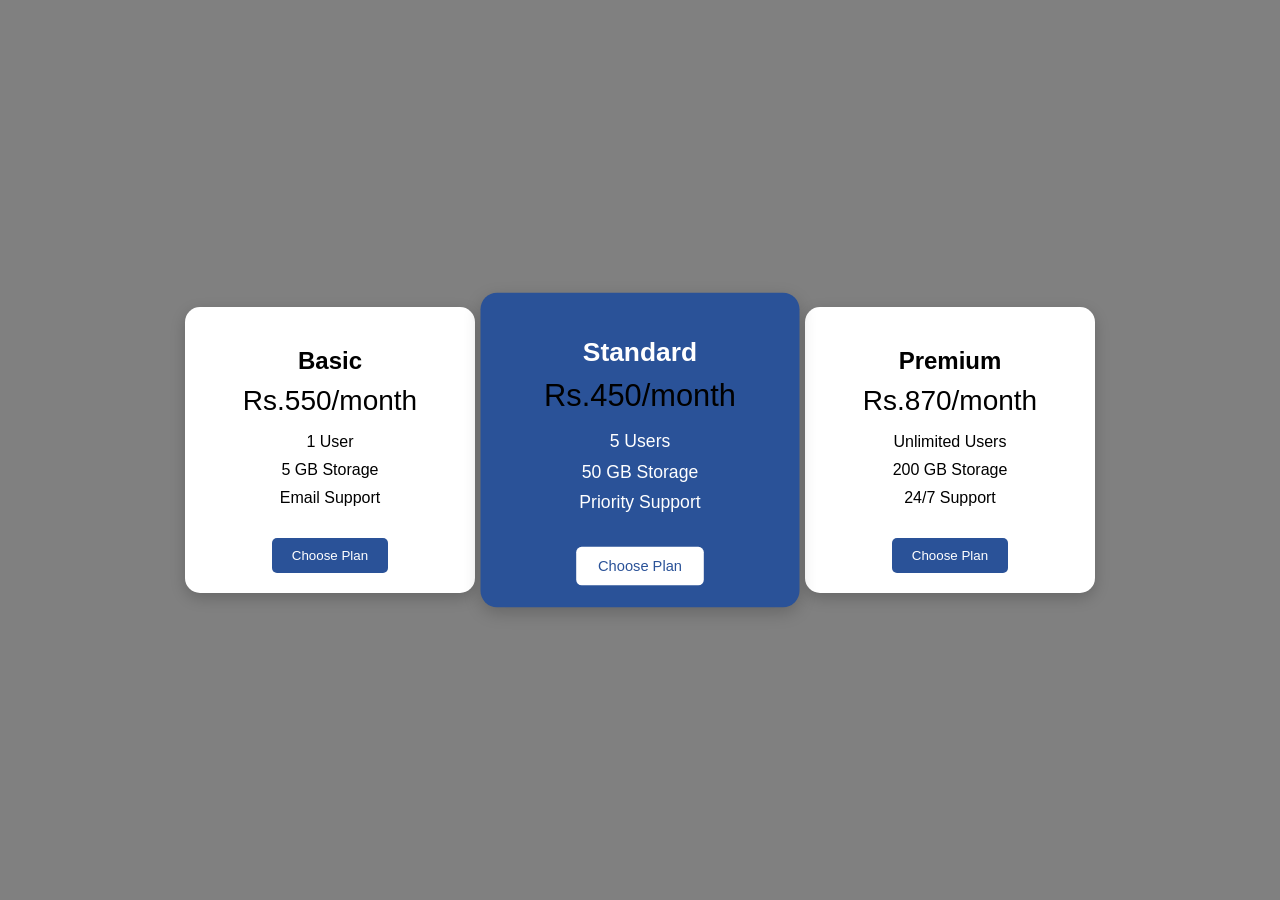
<file: index.html>
<!doctype html>
<html lang="en">
  <head>
    <meta charset="UTF-8" />
    <title>Pricing Cards</title>

    <style>
      body {
        margin: 0;
        font-family: Arial, sans-serif;
        background: linear-gradient(to right, grey, grey);
        height: 100vh;
        display: flex;
        justify-content: center;
        align-items: center;
      }

      .container {
        display: flex;
        gap: 20px;
      }

      .card {
        background: white;
        padding: 20px;
        width: 250px;
        text-align: center;
        border-radius: 15px;
        box-shadow: 0 5px 15px rgba(0, 0, 0, 0.2);

        /* Animation */
        transition: all 0.3s ease;
      }

      .card:hover {
        transform: scale(1.05);
      }

      .card h2 {
        margin-bottom: 10px;
      }

      .price {
        font-size: 28px;
        color: black;
        margin: 10px 0;
      }

      .features {
        list-style: none;
        padding: 0;
      }

      .features li {
        margin: 10px 0;
      }

      button {
        margin-top: 15px;
        padding: 10px 20px;
        border: none;
        background: #2a5298;
        color: white;
        border-radius: 5px;
        cursor: pointer;
      }

      /* Highlighted Card */
      .highlight {
        background: #2a5298;
        color: white;
        transform: scale(1.1);
      }

      .highlight button {
        background: rgb(255, 255, 255);
        color: #2a5298;
      }
    </style>
  </head>

  <body>
    <div class="container">
      <!-- Basic -->
      <div class="card">
        <h2>Basic</h2>
        <p class="price">Rs.550/month</p>
        <ul class="features">
          <li>1 User</li>
          <li>5 GB Storage</li>
          <li>Email Support</li>
        </ul>
        <button>Choose Plan</button>
      </div>

      <!-- Standard (Highlighted) -->
      <div class="card highlight">
        <h2>Standard</h2>
        <p class="price">Rs.450/month</p>
        <ul class="features">
          <li>5 Users</li>
          <li>50 GB Storage</li>
          <li>Priority Support</li>
        </ul>
        <button>Choose Plan</button>
      </div>

      <!-- Premium -->
      <div class="card">
        <h2>Premium</h2>
        <p class="price">Rs.870/month</p>
        <ul class="features">
          <li>Unlimited Users</li>
          <li>200 GB Storage</li>
          <li>24/7 Support</li>
        </ul>
        <button>Choose Plan</button>
      </div>
    </div>
  </body>
</html>
</file>
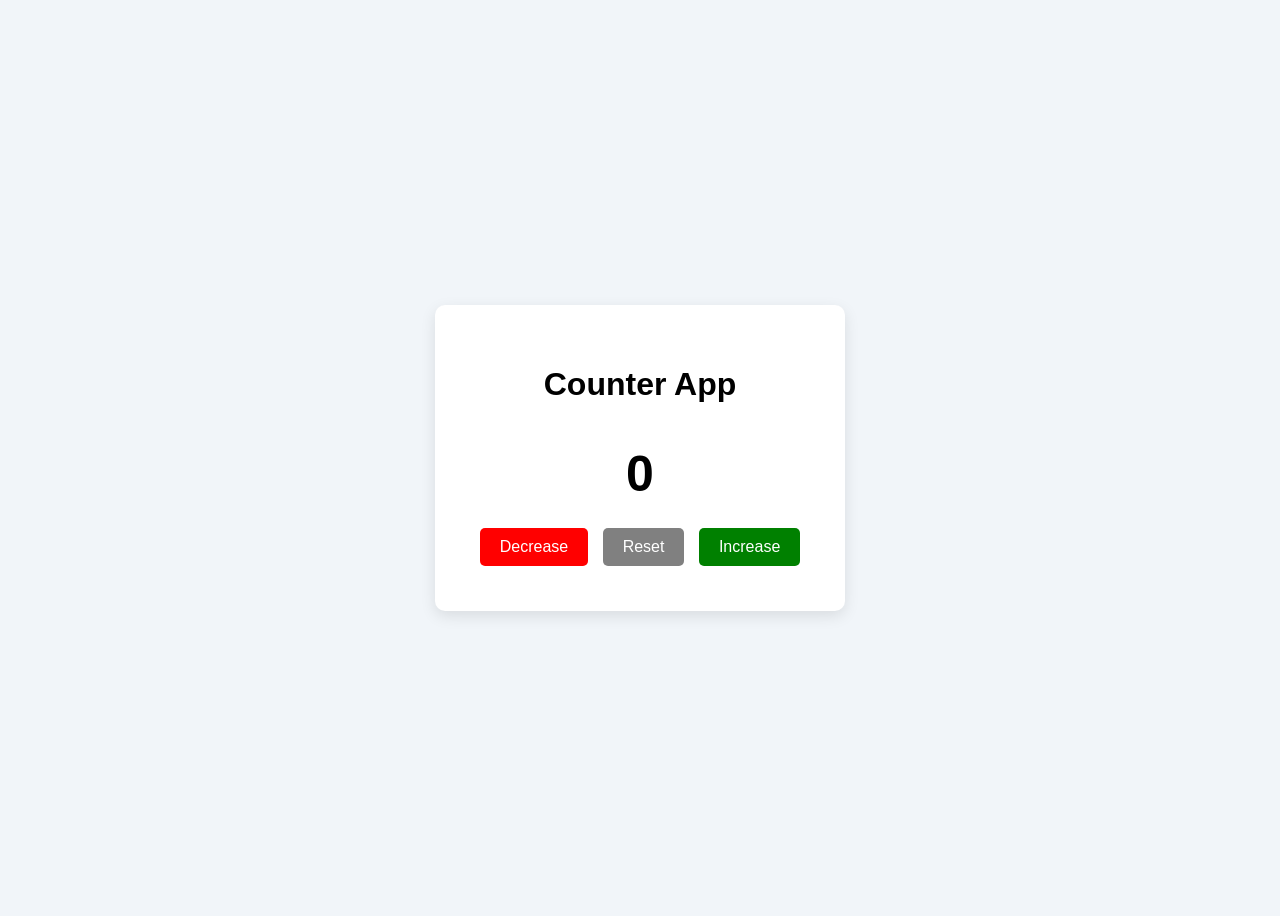
<file: counter/index.html>
<!doctype html>
<html lang="en">
  <head>
    <meta charset="UTF-8" />
    <title>Counter App</title>
    <link rel="stylesheet" href="style.css" />
  </head>
  <body>
    <div class="container">
      <h1>Counter App</h1>
      <h2 id="count">0</h2>

      <div class="buttons">
        <button id="decrease">Decrease</button>
        <button id="reset">Reset</button>
        <button id="increase">Increase</button>
      </div>
    </div>

    <script src="script.js"></script>
  </body>
</html>
</file>
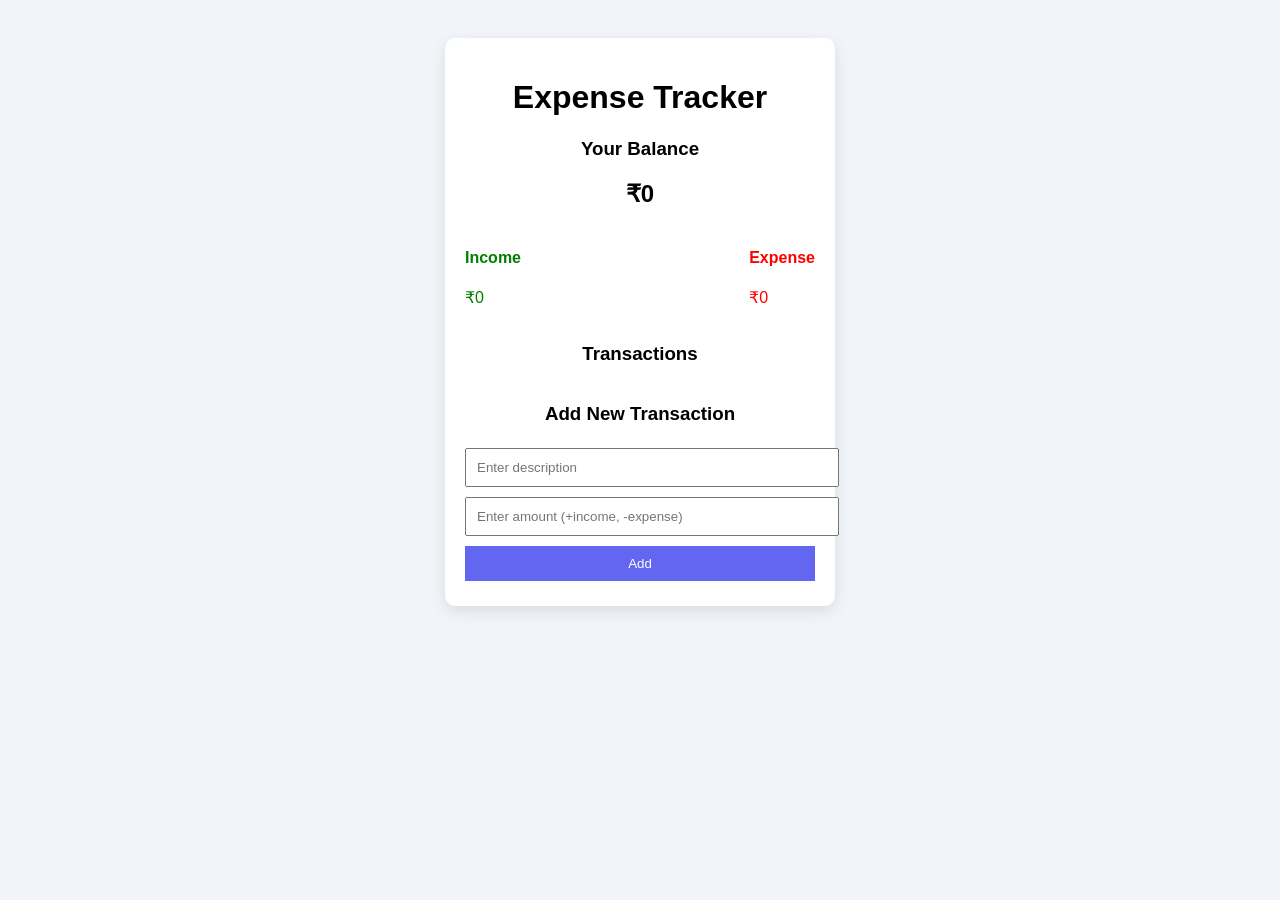
<file: expense tracker/index.html>
<!doctype html>
<html lang="en">
  <head>
    <meta charset="UTF-8" />
    <title>Expense Tracker</title>
    <link rel="stylesheet" href="style.css" />
  </head>
  <body>
    <div class="container">
      <h1>Expense Tracker</h1>

      <div class="balance">
        <h3>Your Balance</h3>
        <h2 id="balance">₹0</h2>
      </div>

      <div class="summary">
        <div class="income">
          <h4>Income</h4>
          <p id="income">₹0</p>
        </div>
        <div class="expense">
          <h4>Expense</h4>
          <p id="expense">₹0</p>
        </div>
      </div>

      <h3>Transactions</h3>
      <ul id="list"></ul>

      <h3>Add New Transaction</h3>
      <form id="form">
        <input type="text" id="text" placeholder="Enter description" required />
        <input
          type="number"
          id="amount"
          placeholder="Enter amount (+income, -expense)"
          required
        />
        <button type="submit">Add</button>
      </form>
    </div>

    <script src="script.js"></script>
  </body>
</html>
</file>
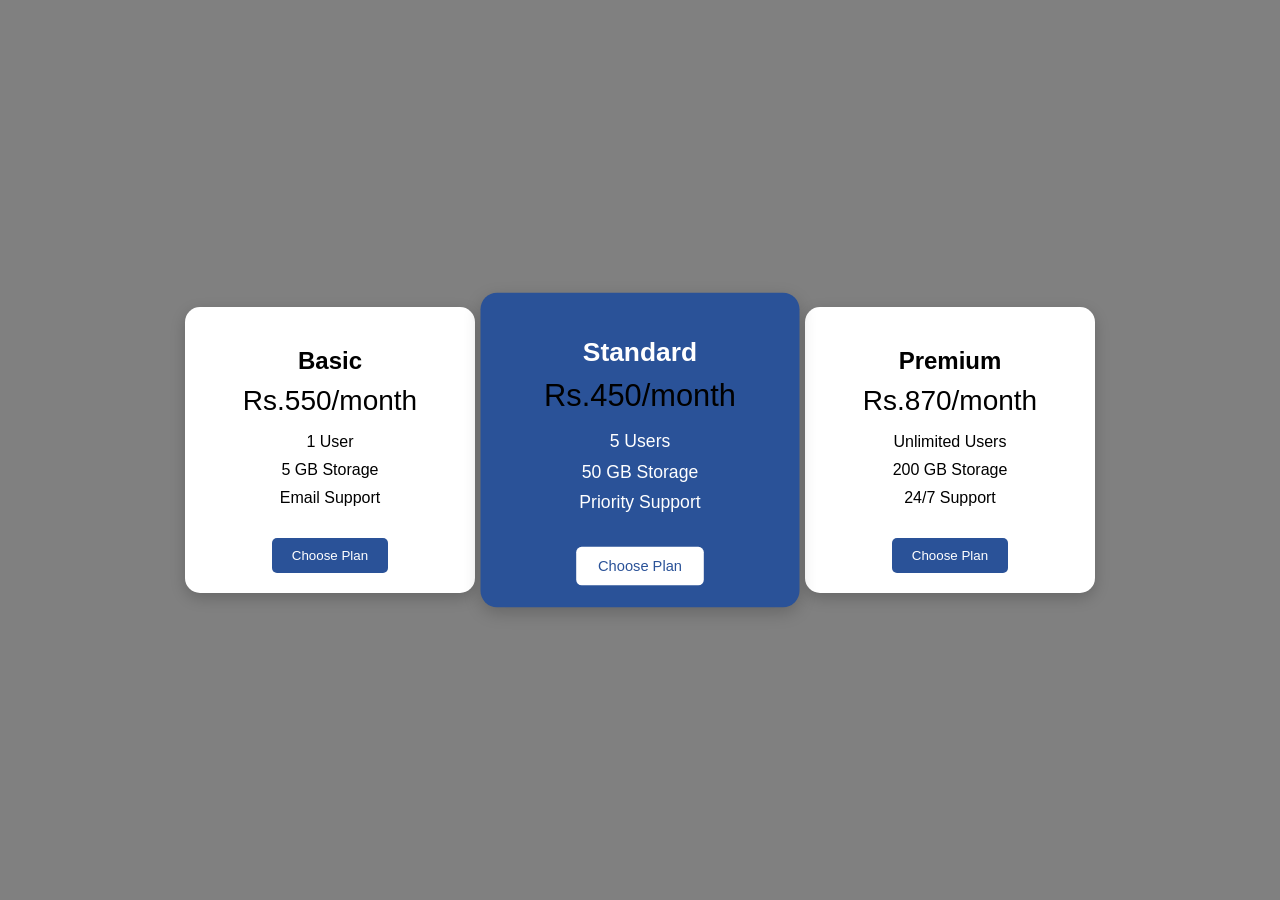
<file: frontend only/index.html>
<!doctype html>
<html lang="en">
  <head>
    <meta charset="UTF-8" />
    <title>Pricing Cards</title>

    <style>
      body {
        margin: 0;
        font-family: Arial, sans-serif;
        background: linear-gradient(to right, grey, grey);
        height: 100vh;
        display: flex;
        justify-content: center;
        align-items: center;
      }

      .container {
        display: flex;
        gap: 20px;
      }

      .card {
        background: white;
        padding: 20px;
        width: 250px;
        text-align: center;
        border-radius: 15px;
        box-shadow: 0 5px 15px rgba(0, 0, 0, 0.2);

        /* Animation */
        transition: all 0.3s ease;
      }

      .card:hover {
        transform: scale(1.05);
      }

      .card h2 {
        margin-bottom: 10px;
      }

      .price {
        font-size: 28px;
        color: black;
        margin: 10px 0;
      }

      .features {
        list-style: none;
        padding: 0;
      }

      .features li {
        margin: 10px 0;
      }

      button {
        margin-top: 15px;
        padding: 10px 20px;
        border: none;
        background: #2a5298;
        color: white;
        border-radius: 5px;
        cursor: pointer;
      }

      /* Highlighted Card */
      .highlight {
        background: #2a5298;
        color: white;
        transform: scale(1.1);
      }

      .highlight button {
        background: rgb(255, 255, 255);
        color: #2a5298;
      }
    </style>
  </head>

  <body>
    <div class="container">
      <!-- Basic -->
      <div class="card">
        <h2>Basic</h2>
        <p class="price">Rs.550/month</p>
        <ul class="features">
          <li>1 User</li>
          <li>5 GB Storage</li>
          <li>Email Support</li>
        </ul>
        <button>Choose Plan</button>
      </div>

      <!-- Standard (Highlighted) -->
      <div class="card highlight">
        <h2>Standard</h2>
        <p class="price">Rs.450/month</p>
        <ul class="features">
          <li>5 Users</li>
          <li>50 GB Storage</li>
          <li>Priority Support</li>
        </ul>
        <button>Choose Plan</button>
      </div>

      <!-- Premium -->
      <div class="card">
        <h2>Premium</h2>
        <p class="price">Rs.870/month</p>
        <ul class="features">
          <li>Unlimited Users</li>
          <li>200 GB Storage</li>
          <li>24/7 Support</li>
        </ul>
        <button>Choose Plan</button>
      </div>
    </div>
  </body>
</html>
</file>
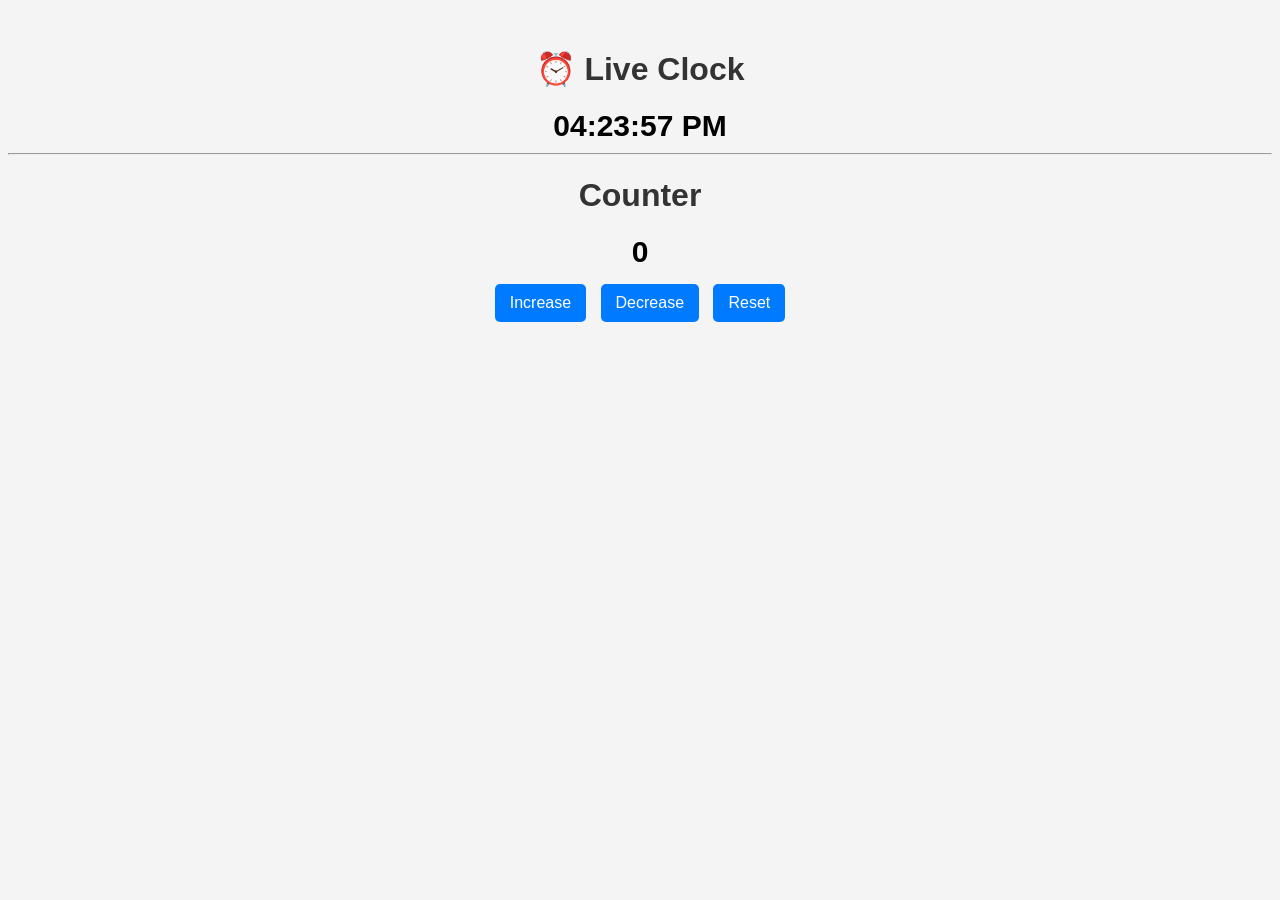
<file: interactive/live clock/index.html>
<!doctype html>
<html>
  <head>
    <title>Live Clock & Counter</title>
    <link rel="stylesheet" href="style.css" />
  </head>
  <body>
    <h1>⏰ Live Clock</h1>
    <h2 id="clock">--:--:--</h2>

    <hr />

    <h1>Counter</h1>
    <h2 id="count">0</h2>

    <button onclick="increase()">Increase</button>
    <button onclick="decrease()">Decrease</button>
    <button onclick="reset()">Reset</button>

    <script src="script.js"></script>
  </body>
</html>
</file>
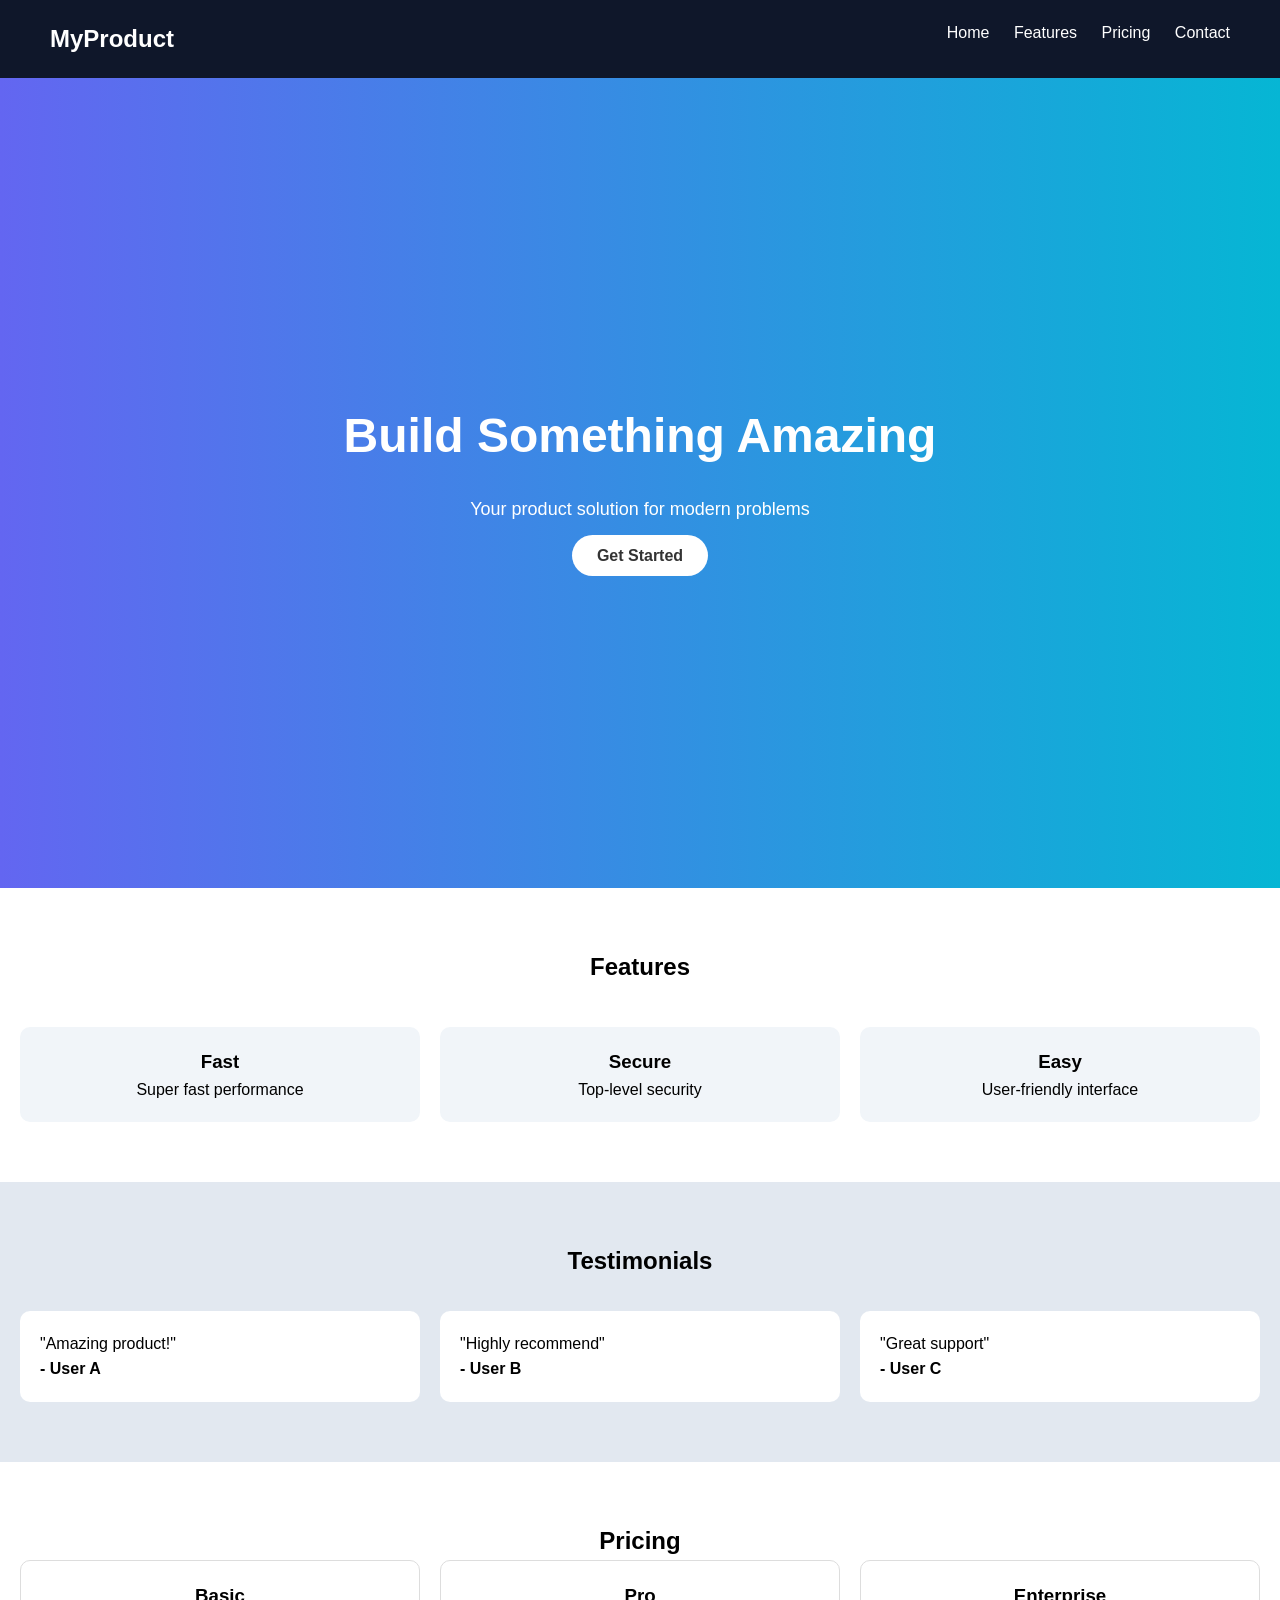
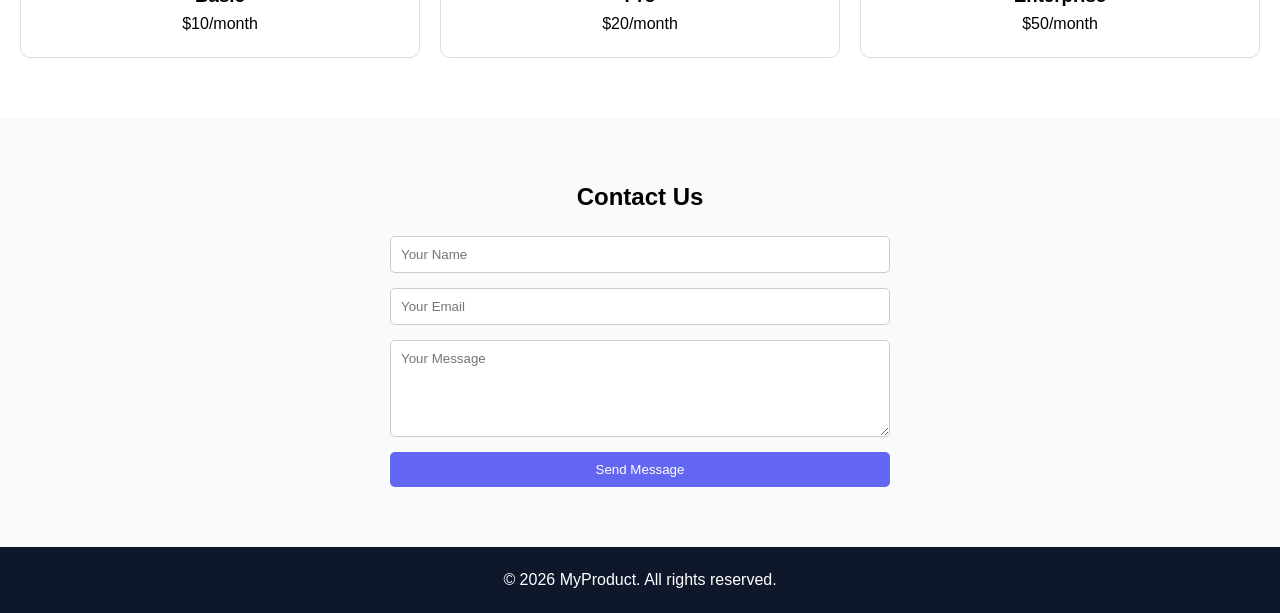
<file: website.html>
<!doctype html>
<html lang="en">
  <head>
    <meta charset="UTF-8" />
    <meta name="viewport" content="width=device-width, initial-scale=1.0" />
    <title>Modern Product Website</title>
    <style>
      * {
        margin: 0;
        padding: 0;
        box-sizing: border-box;
        font-family: Arial, sans-serif;
      }
      body {
        line-height: 1.6;
      }
      header {
        background: #0f172a;
        color: white;
        padding: 20px 50px;
        display: flex;
        justify-content: space-between;
      }
      header h1 {
        font-size: 24px;
      }
      header nav a {
        color: white;
        margin-left: 20px;
        text-decoration: none;
      }

      /* Hero */
      .hero {
        height: 90vh;
        display: flex;
        align-items: center;
        justify-content: center;
        text-align: center;
        background: linear-gradient(to right, #6366f1, #06b6d4);
        color: white;
      }
      .hero h2 {
        font-size: 48px;
        margin-bottom: 20px;
      }
      .hero p {
        font-size: 18px;
        margin-bottom: 20px;
      }
      .btn {
        padding: 12px 25px;
        background: white;
        color: #333;
        border-radius: 25px;
        text-decoration: none;
        font-weight: bold;
      }

      /* Features */
      .features {
        padding: 60px 20px;
        text-align: center;
      }
      .features h2 {
        margin-bottom: 40px;
      }
      .feature-grid {
        display: grid;
        grid-template-columns: repeat(auto-fit, minmax(250px, 1fr));
        gap: 20px;
      }
      .feature {
        padding: 20px;
        border-radius: 10px;
        background: #f1f5f9;
      }

      /* Testimonials */
      .testimonials {
        background: #e2e8f0;
        padding: 60px 20px;
      }
      .testimonial-grid {
        display: grid;
        grid-template-columns: repeat(auto-fit, minmax(250px, 1fr));
        gap: 20px;
      }
      .card {
        background: white;
        padding: 20px;
        border-radius: 10px;
      }

      /* Pricing */
      .pricing {
        padding: 60px 20px;
        text-align: center;
      }
      .pricing-grid {
        display: grid;
        grid-template-columns: repeat(auto-fit, minmax(250px, 1fr));
        gap: 20px;
      }
      .plan {
        border: 1px solid #ddd;
        padding: 20px;
        border-radius: 10px;
      }

      /* Contact */
      .contact {
        background: #f8fafc;
        padding: 60px 20px;
      }
      form {
        max-width: 500px;
        margin: auto;
        display: flex;
        flex-direction: column;
      }
      form input,
      form textarea {
        margin-bottom: 15px;
        padding: 10px;
        border-radius: 5px;
        border: 1px solid #ccc;
      }
      form button {
        padding: 10px;
        background: #6366f1;
        color: white;
        border: none;
        border-radius: 5px;
      }

      /* Footer */
      footer {
        background: #0f172a;
        color: white;
        text-align: center;
        padding: 20px;
      }
    </style>
  </head>
  <body>
    <header>
      <h1>MyProduct</h1>
      <nav>
        <a href="#">Home</a>
        <a href="#features">Features</a>
        <a href="#pricing">Pricing</a>
        <a href="#contact">Contact</a>
      </nav>
    </header>

    <section class="hero">
      <div>
        <h2>Build Something Amazing</h2>
        <p>Your product solution for modern problems</p>
        <a href="#pricing" class="btn">Get Started</a>
      </div>
    </section>

    <section class="features" id="features">
      <h2>Features</h2>
      <div class="feature-grid">
        <div class="feature">
          <h3>Fast</h3>
          <p>Super fast performance</p>
        </div>
        <div class="feature">
          <h3>Secure</h3>
          <p>Top-level security</p>
        </div>
        <div class="feature">
          <h3>Easy</h3>
          <p>User-friendly interface</p>
        </div>
      </div>
    </section>

    <section class="testimonials">
      <h2 style="text-align: center; margin-bottom: 30px">Testimonials</h2>
      <div class="testimonial-grid">
        <div class="card">
          <p>"Amazing product!"</p>
          <h4>- User A</h4>
        </div>
        <div class="card">
          <p>"Highly recommend"</p>
          <h4>- User B</h4>
        </div>
        <div class="card">
          <p>"Great support"</p>
          <h4>- User C</h4>
        </div>
      </div>
    </section>

    <section class="pricing" id="pricing">
      <h2>Pricing</h2>
      <div class="pricing-grid">
        <div class="plan">
          <h3>Basic</h3>
          <p>$10/month</p>
        </div>
        <div class="plan">
          <h3>Pro</h3>
          <p>$20/month</p>
        </div>
        <div class="plan">
          <h3>Enterprise</h3>
          <p>$50/month</p>
        </div>
      </div>
    </section>

    <section class="contact" id="contact">
      <h2 style="text-align: center; margin-bottom: 20px">Contact Us</h2>
      <form>
        <input type="text" placeholder="Your Name" required />
        <input type="email" placeholder="Your Email" required />
        <textarea rows="5" placeholder="Your Message"></textarea>
        <button type="submit">Send Message</button>
      </form>
    </section>

    <footer>
      <p>© 2026 MyProduct. All rights reserved.</p>
    </footer>
  </body>
</html>
</file>
<file: counter/style.css>
body {
  font-family: Arial, sans-serif;
  background: #f1f5f9;
  display: flex;
  justify-content: center;
  align-items: center;
  height: 100vh;
}

.container {
  text-align: center;
  background: white;
  padding: 40px;
  border-radius: 10px;
  box-shadow: 0 5px 15px rgba(0,0,0,0.1);
}

h1 {
  margin-bottom: 20px;
}

#count {
  font-size: 50px;
  margin-bottom: 20px;
  color: black;
}

.buttons button {
  padding: 10px 20px;
  margin: 5px;
  border: none;
  border-radius: 5px;
  cursor: pointer;
  font-size: 16px;
}

#increase {
  background: green;
  color: white;
}

#decrease {
  background: red;
  color: white;
}

#reset {
  background: gray;
  color: white;
}
</file>
<file: expense tracker/style.css>
body {
  font-family: Arial, sans-serif;
  background: #f1f5f9;
  display: flex;
  justify-content: center;
  padding: 30px;
}

.container {
  background: white;
  padding: 20px;
  width: 350px;
  border-radius: 10px;
  box-shadow: 0 5px 15px rgba(0, 0, 0, 0.1);
}

h1,
h3 {
  text-align: center;
}

.balance {
  text-align: center;
  margin: 20px 0;
}

.summary {
  display: flex;
  justify-content: space-between;
  margin: 20px 0;
}

.income {
  color: green;
}

.expense {
  color: red;
}

ul {
  list-style: none;
  padding: 0;
  max-height: 200px;
  overflow-y: auto;
}

li {
  display: flex;
  justify-content: space-between;
  background: #f8fafc;
  padding: 10px;
  margin: 5px 0;
  border-right: 5px solid;
}

li.plus {
  border-color: green;
}

li.minus {
  border-color: red;
}

.delete-btn {
  background: red;
  color: white;
  border: none;
  cursor: pointer;
  padding: 3px 8px;
}

form input,
form button {
  width: 100%;
  padding: 10px;
  margin: 5px 0;
}

form button {
  background: #6366f1;
  color: white;
  border: none;
  cursor: pointer;
}
</file>
<file: interactive/live clock/style.css>
body {
  text-align: center;
  font-family: Arial, sans-serif;
  margin-top: 50px;
  background-color: #f4f4f4;
}

h1 {
  color: #333;
}

h2 {
  font-size: 30px;
  margin: 10px 0;
}

button {
  padding: 10px 15px;
  margin: 5px;
  font-size: 16px;
  cursor: pointer;
  border: none;
  background-color: #007bff;
  color: white;
  border-radius: 5px;
}

button:hover {
  background-color: #0056b3;
}
</file>
